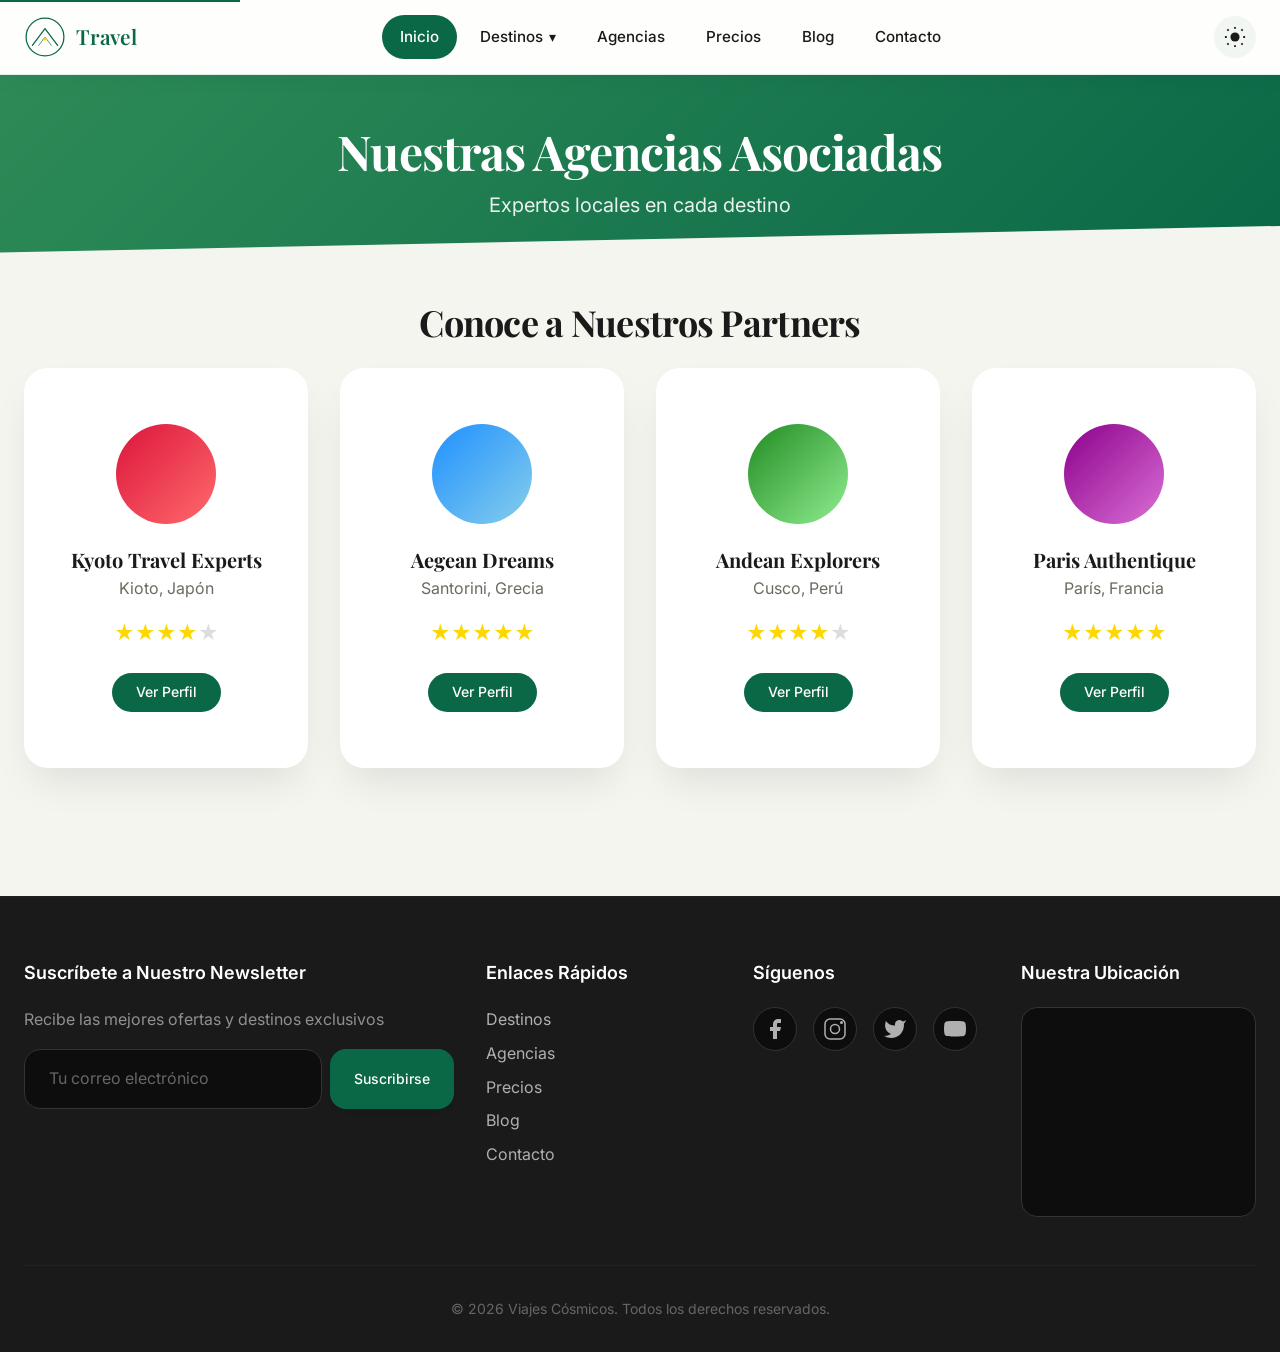
<file: agencias.html>
<!DOCTYPE html>
<html lang="es">
<head>
  <meta charset="UTF-8">
  <meta name="viewport" content="width=device-width, initial-scale=1.0">
  <title>Agencias | Travel</title>
  <meta name="description" content="Conoce nuestras agencias asociadas alrededor del mundo">
  <link rel="preconnect" href="https://fonts.googleapis.com">
  <link rel="preconnect" href="https://fonts.gstatic.com" crossorigin>
  <link href="https://fonts.googleapis.com/css2?family=Inter:ital,opsz,wght@0,14..32,100..900;1,14..32,100..900&family=Playfair+Display:ital,wght@0,400..900;0,600;1,400..900&display=swap" rel="stylesheet">
  <link rel="stylesheet" href="assets/css/main.css">
</head>
<body>
  <a href="#main-content" class="skip-link">Saltar al contenido principal</a>

 <!-- ===== HEADER CON MENÚ DESPLEGABLE SIMPLIFICADO ===== -->
<header class="header" role="banner">
  <div class="header__container">
    <a href="index.html" class="header__logo" aria-label="Viajes Cósmicos - Inicio">
      <svg class="logo-svg" width="42" height="42" viewBox="0 0 100 100" fill="none" xmlns="http://www.w3.org/2000/svg" aria-hidden="true">
        <circle cx="50" cy="50" r="45" class="logo-svg__circle" stroke="#0A6847" stroke-width="3" fill="none"/>
        <path class="logo-svg__mountain" d="M20 70 L50 30 L80 70" stroke="#0A6847" stroke-width="3" fill="none" stroke-linecap="round" stroke-linejoin="round"/>
        <path class="logo-svg__mountain-small" d="M35 70 L50 50 L65 70" stroke="#2E8B57" stroke-width="2" fill="none" stroke-linecap="round" stroke-linejoin="round"/>
        <circle cx="50" cy="55" r="4" fill="#FFD700"/>
      </svg>
      <span class="header__logo-text">Travel</span>
    </a>

    <button class="mobile-menu-toggle" id="mobileMenuToggle" aria-label="Menú" aria-expanded="false">
      <span></span>
      <span></span>
      <span></span>
    </button>

    <nav class="header__nav" id="mainNav" role="navigation" aria-label="Menú principal">
      <ul class="nav__list" role="menubar">
        <li class="nav__item" role="none">
          <a href="index.html" class="nav__link nav__link--active" role="menuitem" aria-current="page">Inicio</a>
        </li>

        <li class="nav__item nav__item--dropdown" role="none">
          <a href="destinos.html" class="nav__link nav__link--dropdown" role="menuitem" aria-haspopup="true" aria-expanded="false">Destinos</a>
          <div class="dropdown-menu">
            <ul>
                <li><a href="destinos.html?filter=cultural">Cultural</a></li>
                <li><a href="destinos.html?filter=naturaleza">Naturaleza</a></li>
                <li><a href="destinos.html?filter=playa">Sol y Playa</a></li>
                <li><a href="destinos.html?filter=gastronomico">Gastronómico</a></li>
                <li><a href="destinos.html?filter=religioso">Religioso</a></li>
            </ul>
          </div>
        </li>

        <li class="nav__item" role="none">
          <a href="agencias.html" class="nav__link" role="menuitem">Agencias</a>
        </li>

        <li class="nav__item" role="none">
          <a href="precios.html" class="nav__link" role="menuitem">Precios</a>
        </li>

        <li class="nav__item" role="none">
          <a href="blog.html" class="nav__link" role="menuitem">Blog</a>
        </li>

        <li class="nav__item" role="none">
          <a href="contacto.html" class="nav__link" role="menuitem">Contacto</a>
        </li>
      </ul>
    </nav>

    <button id="darkmode-toggle" class="darkmode-toggle" aria-label="Cambiar modo oscuro">
      <svg class="darkmode-toggle__icon darkmode-toggle__icon--sun" width="22" height="22" viewBox="0 0 24 24" fill="none" aria-hidden="true">
        <circle cx="12" cy="12" r="5" fill="currentColor"/>
        <path d="M12 1V3M12 21V23M23 12H21M3 12H1M20.36 3.64L18.95 5.05M5.05 18.95L3.64 20.36M20.36 20.36L18.95 18.95M5.05 5.05L3.64 3.64" stroke="currentColor" stroke-width="2"/>
      </svg>
      <svg class="darkmode-toggle__icon darkmode-toggle__icon--moon" width="22" height="22" viewBox="0 0 24 24" fill="none" aria-hidden="true">
        <path d="M21 12.79A9 9 0 1111.21 3 7 7 0 0021 12.79z" fill="currentColor"/>
      </svg>
    </button>
  </div>
</header>


  <main id="main-content" class="main-content">
    <section class="page-header">
      <div class="container">
        <h1 class="page-header__title">Nuestras Agencias Asociadas</h1>
        <p class="page-header__subtitle">Expertos locales en cada destino</p>
      </div>
    </section>

    <!-- ===== TARJETAS FLIP ===== -->
    <section class="agencies section" aria-labelledby="agencies-title">
      <div class="container">
        <h2 id="agencies-title" class="section__title">Conoce a Nuestros Partners</h2>

        <div class="agencies__grid">
          <!-- Agencia 1 -->
          <div class="card-flip">
            <div class="card-flip__inner">
              <div class="card-flip__front">
                <div class="agency-card">
                  <div class="agency-card__logo agency-logo agency-logo--1"></div>
                  <h3 class="agency-card__name">Kyoto Travel Experts</h3>
                  <p class="agency-card__location">Kioto, Japón</p>
                  <div class="agency-card__rating">
                    <span class="rating rating--4" aria-label="Calificación: 4 de 5 estrellas"></span>
                  </div>
                  <span class="agency-card__badge">Ver Perfil</span>
                </div>
              </div>
              <div class="card-flip__back">
                <div class="agency-card agency-card--back">
                  <h3 class="agency-card__name">Kyoto Travel Experts</h3>
                  <p class="agency-card__description">Especialistas en tours culturales por los templos y jardines de Kioto. Más de 15 años de experiencia.</p>
                  <div class="agency-card__specialties">
                    <span class="chip">Templos</span>
                    <span class="chip">Ceremonia del té</span>
                    <span class="chip">Geishas</span>
                  </div>
                  <a href="contacto.html" class="btn btn--outline btn--small">Contactar Agencia</a>
                </div>
              </div>
            </div>
          </div>

          <!-- Agencia 2 -->
          <div class="card-flip">
            <div class="card-flip__inner">
              <div class="card-flip__front">
                <div class="agency-card">
                  <div class="agency-card__logo agency-logo agency-logo--2"></div>
                  <h3 class="agency-card__name">Aegean Dreams</h3>
                  <p class="agency-card__location">Santorini, Grecia</p>
                  <div class="agency-card__rating">
                    <span class="rating rating--5" aria-label="Calificación: 5 de 5 estrellas"></span>
                  </div>
                  <span class="agency-card__badge">Ver Perfil</span>
                </div>
              </div>
              <div class="card-flip__back">
                <div class="agency-card agency-card--back">
                  <h3 class="agency-card__name">Aegean Dreams</h3>
                  <p class="agency-card__description">Cruceros por las islas griegas, catamaranes privados y las mejores puestas de sol del Egeo.</p>
                  <div class="agency-card__specialties">
                    <span class="chip">Islas</span>
                    <span class="chip">Cruceros</span>
                    <span class="chip">Gastronomía</span>
                  </div>
                  <a href="contacto.html" class="btn btn--outline btn--small">Contactar Agencia</a>
                </div>
              </div>
            </div>
          </div>

          <!-- Agencia 3 -->
          <div class="card-flip">
            <div class="card-flip__inner">
              <div class="card-flip__front">
                <div class="agency-card">
                  <div class="agency-card__logo agency-logo agency-logo--3"></div>
                  <h3 class="agency-card__name">Andean Explorers</h3>
                  <p class="agency-card__location">Cusco, Perú</p>
                  <div class="agency-card__rating">
                    <span class="rating rating--4" aria-label="Calificación: 4 de 5 estrellas"></span>
                  </div>
                  <span class="agency-card__badge">Ver Perfil</span>
                </div>
              </div>
              <div class="card-flip__back">
                <div class="agency-card agency-card--back">
                  <h3 class="agency-card__name">Andean Explorers</h3>
                  <p class="agency-card__description">Trekking por los Andes, Camino Inca a Machu Picchu y experiencias con comunidades locales.</p>
                  <div class="agency-card__specialties">
                    <span class="chip">Trekking</span>
                    <span class="chip">Cultura viva</span>
                    <span class="chip">Naturaleza</span>
                  </div>
                  <a href="contacto.html" class="btn btn--outline btn--small">Contactar Agencia</a>
                </div>
              </div>
            </div>
          </div>

          <!-- Agencia 4 -->
          <div class="card-flip">
            <div class="card-flip__inner">
              <div class="card-flip__front">
                <div class="agency-card">
                  <div class="agency-card__logo agency-logo agency-logo--4"></div>
                  <h3 class="agency-card__name">Paris Authentique</h3>
                  <p class="agency-card__location">París, Francia</p>
                  <div class="agency-card__rating">
                    <span class="rating rating--5" aria-label="Calificación: 5 de 5 estrellas"></span>
                  </div>
                  <span class="agency-card__badge">Ver Perfil</span>
                </div>
              </div>
              <div class="card-flip__back">
                <div class="agency-card agency-card--back">
                  <h3 class="agency-card__name">Paris Authentique</h3>
                  <p class="agency-card__description">Descubre el París secreto: talleres de artistas, mercados locales y cenas en azoteas privadas.</p>
                  <div class="agency-card__specialties">
                    <span class="chip">Arte</span>
                    <span class="chip">Gastronomía</span>
                    <span class="chip">Lujo</span>
                  </div>
                  <a href="contacto.html" class="btn btn--outline btn--small">Contactar Agencia</a>
                </div>
              </div>
            </div>
          </div>
        </div>
      </div>
    </section>
  </main>

  <!-- ===== FOOTER ===== -->
  <footer class="footer" role="contentinfo">
    <div class="container">
      <div class="footer__grid">
        <!-- Newsletter -->
        <div class="footer__newsletter">
          <h3 class="footer__heading">Suscríbete a Nuestro Newsletter</h3>
          <p class="footer__text">Recibe las mejores ofertas y destinos exclusivos</p>
          <form class="newsletter-form">
            <div class="newsletter-form__group">
              <input type="email" class="newsletter-form__input" placeholder="Tu correo electrónico" required aria-label="Correo electrónico para newsletter">
              <button type="submit" class="btn btn--primary btn--small">Suscribirse</button>
            </div>
          </form>
        </div>

        <!-- Enlaces Rápidos -->
        <div class="footer__links">
          <h3 class="footer__heading">Enlaces Rápidos</h3>
          <ul class="footer__list">
            <li><a href="destinos.html">Destinos</a></li>
            <li><a href="agencias.html">Agencias</a></li>
            <li><a href="precios.html">Precios</a></li>
            <li><a href="blog.html">Blog</a></li>
            <li><a href="contacto.html">Contacto</a></li>
          </ul>
        </div>

        <!-- Redes Sociales -->
        <div class="footer__social">
          <h3 class="footer__heading">Síguenos</h3>
          <div class="social-icons">
            <a href="#" class="social-icon" aria-label="Facebook">
              <svg width="24" height="24" viewBox="0 0 24 24" fill="currentColor" aria-hidden="true">
                <path d="M18 2h-3a5 5 0 00-5 5v3H7v4h3v8h4v-8h3l1-4h-4V7a1 1 0 011-1h3z"/>
              </svg>
            </a>
            <a href="#" class="social-icon" aria-label="Instagram">
              <svg width="24" height="24" viewBox="0 0 24 24" fill="currentColor" aria-hidden="true">
                <rect x="2" y="2" width="20" height="20" rx="5" stroke="currentColor" stroke-width="1.5" fill="none"/>
                <circle cx="12" cy="12" r="4.5" stroke="currentColor" stroke-width="1.5" fill="none"/>
                <circle cx="18.5" cy="5.5" r="1.5" fill="currentColor"/>
              </svg>
            </a>
            <a href="#" class="social-icon" aria-label="Twitter">
              <svg width="24" height="24" viewBox="0 0 24 24" fill="currentColor" aria-hidden="true">
                <path d="M23 3a10.9 10.9 0 01-3.14 1.53 4.48 4.48 0 00-7.86 3v1A10.66 10.66 0 013 4s-4 9 5 13a11.64 11.64 0 01-7 2c9 5 20 0 20-11.5a4.5 4.5 0 00-.08-.83A7.72 7.72 0 0023 3z"/>
              </svg>
            </a>
            <a href="#" class="social-icon" aria-label="YouTube">
              <svg width="24" height="24" viewBox="0 0 24 24" fill="currentColor" aria-hidden="true">
                <path d="M22.54 6.42a2.78 2.78 0 00-1.94-2C18.88 4 12 4 12 4s-6.88 0-8.6.46a2.78 2.78 0 00-1.94 2A29 29 0 001 11.75a29 29 0 00.46 5.33A2.78 2.78 0 003.4 19c1.72.46 8.6.46 8.6.46s6.88 0 8.6-.46a2.78 2.78 0 001.94-2 29 29 0 00.46-5.25 29 29 0 00-.46-5.33z"/>
                <polygon points="9.75 15.02 15.5 11.75 9.75 8.48 9.75 15.02"/>
              </svg>
            </a>
          </div>
        </div>

        <!-- Mapa Embebido -->
        <div class="footer__map">
          <h3 class="footer__heading">Nuestra Ubicación</h3>
          <div class="map-container">
            <iframe src="https://www.openstreetmap.org/export/embed.html?bbox=-72.5479%2C-13.1631%2C-72.5449%2C-13.1611&layer=mapnik&marker=-13.1621%2C-72.5464" width="100%" height="200" style="border:0; border-radius: 16px;" allowfullscreen loading="lazy" referrerpolicy="no-referrer-when-downgrade" title="Mapa de Machu Picchu"></iframe>
          </div>
        </div>
      </div>

      <div class="footer__bottom">
        <p class="footer__copyright">&copy; 2026 Viajes Cósmicos. Todos los derechos reservados.</p>
      </div>
    </div>
  </footer>

  <script src="assets/js/script.js"></script>
</body>
</html>
</file>
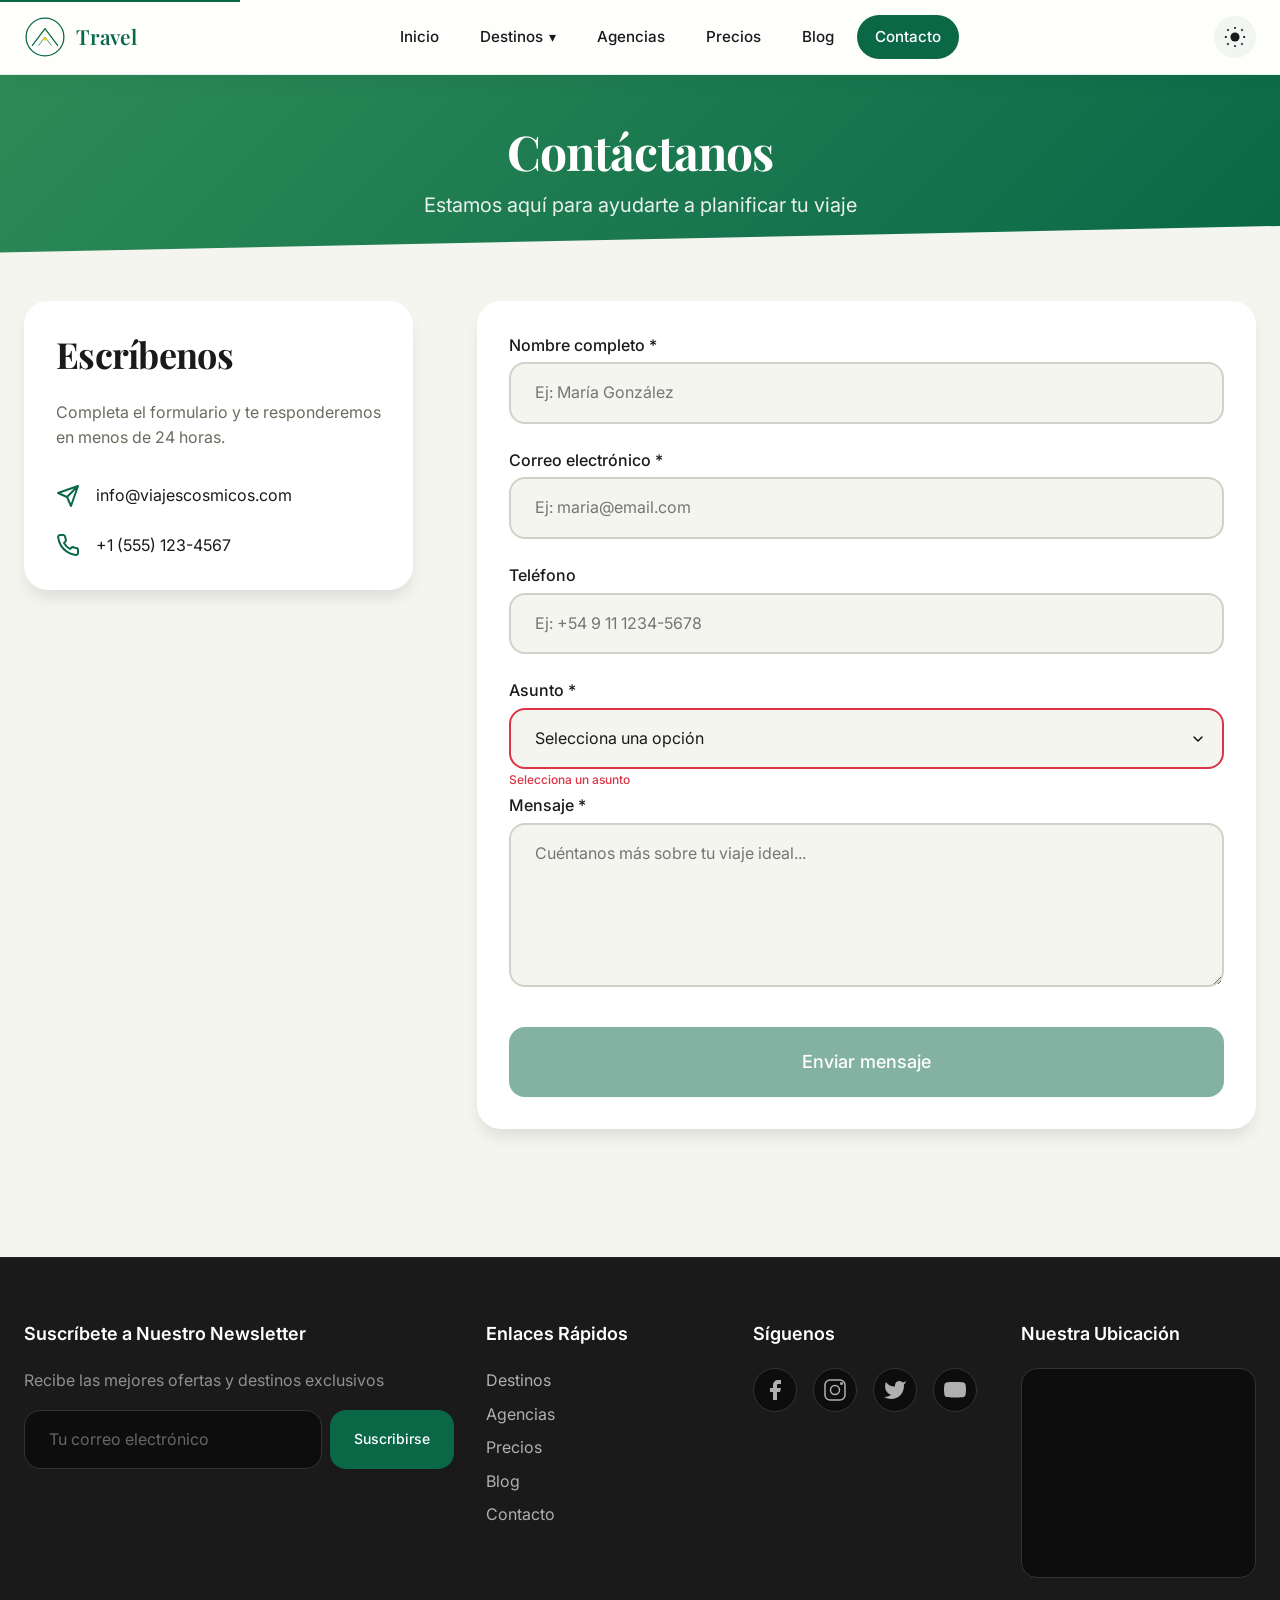
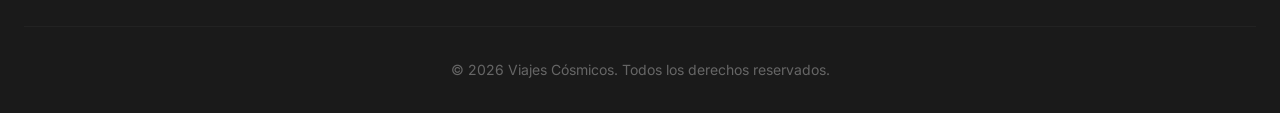
<file: contacto.html>
<!DOCTYPE html>
<html lang="es">
<head>
  <meta charset="UTF-8">
  <meta name="viewport" content="width=device-width, initial-scale=1.0">
  <title>Contacto | Travel</title>
  <meta name="description" content="Contáctanos para planificar tu próxima aventura">
  <link rel="preconnect" href="https://fonts.googleapis.com">
  <link rel="preconnect" href="https://fonts.gstatic.com" crossorigin>
  <link href="https://fonts.googleapis.com/css2?family=Inter:ital,opsz,wght@0,14..32,100..900;1,14..32,100..900&family=Playfair+Display:ital,wght@0,400..900;0,600;1,400..900&display=swap" rel="stylesheet">
  <link rel="stylesheet" href="assets/css/main.css">
</head>
<body>
  <a href="#main-content" class="skip-link">Saltar al contenido principal</a>

  <!-- ===== HEADER ===== -->
  <header class="header" role="banner">
    <div class="header__container">
      <a href="index.html" class="header__logo" aria-label="Viajes Cósmicos - Inicio">
        <svg class="logo-svg" width="42" height="42" viewBox="0 0 100 100" fill="none" xmlns="http://www.w3.org/2000/svg" aria-hidden="true">
          <circle cx="50" cy="50" r="45" class="logo-svg__circle" stroke="#0A6847" stroke-width="3" fill="none"/>
          <path class="logo-svg__mountain" d="M20 70 L50 30 L80 70" stroke="#0A6847" stroke-width="3" fill="none" stroke-linecap="round" stroke-linejoin="round"/>
          <path class="logo-svg__mountain-small" d="M35 70 L50 50 L65 70" stroke="#2E8B57" stroke-width="2" fill="none" stroke-linecap="round" stroke-linejoin="round"/>
          <circle cx="50" cy="55" r="4" fill="#FFD700"/>
        </svg>
        <span class="header__logo-text">Travel</span>
      </a>

      <button class="mobile-menu-toggle" id="mobileMenuToggle" aria-label="Menú" aria-expanded="false">
        <span></span>
        <span></span>
        <span></span>
      </button>

      <nav class="header__nav" id="mainNav" role="navigation" aria-label="Menú principal">
        <ul class="nav__list" role="menubar">
          <li class="nav__item" role="none">
            <a href="index.html" class="nav__link" role="menuitem">Inicio</a>
          </li>
          <li class="nav__item nav__item--dropdown" role="none">
            <a href="destinos.html" class="nav__link nav__link--dropdown" role="menuitem" aria-haspopup="true" aria-expanded="false">Destinos</a>
            <div class="dropdown-menu">
              <ul>
                <li><a href="destinos.html?filter=cultural">Cultural</a></li>
                <li><a href="destinos.html?filter=naturaleza">Naturaleza</a></li>
                <li><a href="destinos.html?filter=playa">Sol y Playa</a></li>
                <li><a href="destinos.html?filter=gastronomico">Gastronómico</a></li>
                <li><a href="destinos.html?filter=religioso">Religioso</a></li>
              </ul>
            </div>
          </li>
          <li class="nav__item" role="none">
            <a href="agencias.html" class="nav__link" role="menuitem">Agencias</a>
          </li>
          <li class="nav__item" role="none">
            <a href="precios.html" class="nav__link" role="menuitem">Precios</a>
          </li>
          <li class="nav__item" role="none">
            <a href="blog.html" class="nav__link" role="menuitem">Blog</a>
          </li>
          <li class="nav__item" role="none">
            <a href="contacto.html" class="nav__link nav__link--active" role="menuitem" aria-current="page">Contacto</a>
          </li>
        </ul>
      </nav>

      <button id="darkmode-toggle" class="darkmode-toggle" aria-label="Cambiar modo oscuro">
        <svg class="darkmode-toggle__icon darkmode-toggle__icon--sun" width="22" height="22" viewBox="0 0 24 24" fill="none" aria-hidden="true">
          <circle cx="12" cy="12" r="5" fill="currentColor"/>
          <path d="M12 1V3M12 21V23M23 12H21M3 12H1M20.36 3.64L18.95 5.05M5.05 18.95L3.64 20.36M20.36 20.36L18.95 18.95M5.05 5.05L3.64 3.64" stroke="currentColor" stroke-width="2"/>
        </svg>
        <svg class="darkmode-toggle__icon darkmode-toggle__icon--moon" width="22" height="22" viewBox="0 0 24 24" fill="none" aria-hidden="true">
          <path d="M21 12.79A9 9 0 1111.21 3 7 7 0 0021 12.79z" fill="currentColor"/>
        </svg>
      </button>
    </div>
  </header>

  <main id="main-content" class="main-content">
    <section class="page-header">
      <div class="container">
        <h1 class="page-header__title">Contáctanos</h1>
        <p class="page-header__subtitle">Estamos aquí para ayudarte a planificar tu viaje</p>
      </div>
    </section>

    <!-- ===== FORMULARIO DE CONTACTO CSS-ONLY ===== -->
    <section class="contact section" aria-labelledby="contact-title">
      <div class="container">
        <div class="contact__grid">
          <div class="contact__info">
            <h2 id="contact-title" class="section__title section__title--left">Escríbenos</h2>
            <p class="contact__text">Completa el formulario y te responderemos en menos de 24 horas.</p>
            <div class="contact__details">
              <div class="contact-detail">
                <svg width="24" height="24" viewBox="0 0 24 24" fill="none" aria-hidden="true">
                  <path d="M22 2L11 13M22 2l-7 20-4-9-9-4 20-7z" stroke="currentColor" stroke-width="2" stroke-linecap="round" stroke-linejoin="round"/>
                </svg>
                <span>info@viajescosmicos.com</span>
              </div>
              <div class="contact-detail">
                <svg width="24" height="24" viewBox="0 0 24 24" fill="none" aria-hidden="true">
                  <path d="M22 16.92v3a2 2 0 01-2.18 2 19.79 19.79 0 01-8.63-3.07 19.5 19.5 0 01-6-6 19.79 19.79 0 01-3.07-8.67A2 2 0 014.11 2h3a2 2 0 012 1.72c.127.96.362 1.903.7 2.81a2 2 0 01-.45 2.11L8 10a16 16 0 006 6l1.27-1.27a2 2 0 012.11-.45c.907.338 1.85.573 2.81.7A2 2 0 0122 16.92z" stroke="currentColor" stroke-width="2" stroke-linecap="round" stroke-linejoin="round"/>
                </svg>
                <span>+1 (555) 123-4567</span>
              </div>
            </div>
          </div>

          <div class="contact__form-container">
            <!-- EL SECRETO: FORM con ID y campos required -->
            <form id="contactForm" class="contact-form">
              <div class="form-group">
                <label for="nombre" class="form-label">Nombre completo *</label>
                <input type="text" id="nombre" name="nombre" class="form-input" placeholder="Ej: María González" required pattern="[A-Za-zÁ-ú\s]{3,50}">
                <span class="error-message" data-error="El nombre debe tener entre 3 y 50 caracteres"></span>
              </div>

              <div class="form-group">
                <label for="email" class="form-label">Correo electrónico *</label>
                <input type="email" id="email" name="email" class="form-input" placeholder="Ej: maria@email.com" required>
                <span class="error-message" data-error="Ingresa un correo electrónico válido"></span>
              </div>

              <div class="form-group">
                <label for="telefono" class="form-label">Teléfono</label>
                <input type="tel" id="telefono" name="telefono" class="form-input" placeholder="Ej: +54 9 11 1234-5678" pattern="[+]?[0-9\s-]{8,20}">
                <span class="error-message" data-error="Ingresa un teléfono válido"></span>
              </div>

              <div class="form-group">
                <label for="asunto" class="form-label">Asunto *</label>
                <select id="asunto" name="asunto" class="form-select" required>
                  <option value="">Selecciona una opción</option>
                  <option value="consulta">Consulta general</option>
                  <option value="cotizacion">Cotización de viaje</option>
                  <option value="soporte">Soporte post-venta</option>
                  <option value="otro">Otro</option>
                </select>
                <span class="error-message" data-error="Selecciona un asunto"></span>
              </div>

              <div class="form-group">
                <label for="mensaje" class="form-label">Mensaje *</label>
                <textarea id="mensaje" name="mensaje" class="form-textarea" placeholder="Cuéntanos más sobre tu viaje ideal..." rows="5" required minlength="10"></textarea>
                <span class="error-message" data-error="El mensaje debe tener al menos 10 caracteres"></span>
              </div>

              <!-- El botón de envío SOLO funciona si el form es válido -->
              <a href="#modal-exito" class="btn btn--primary btn--large contact-form__submit">
                <span class="btn__text">Enviar mensaje</span>
                <span class="btn__spinner"></span>
              </a>
            </form>
          </div>
        </div>
      </div>
    </section>
  </main>

  <!-- ===== MODAL DE CONFIRMACIÓN ===== -->
  <div id="modal-exito" class="modal" role="dialog" aria-labelledby="modal-title" aria-modal="true">
    <div class="modal__overlay">
      <div class="modal__content">
        <div class="modal__icon">
          <svg width="64" height="64" viewBox="0 0 64 64" fill="none" aria-hidden="true">
            <circle cx="32" cy="32" r="30" stroke="#0A6847" stroke-width="4"/>
            <path d="M16 32L28 44L48 24" stroke="#0A6847" stroke-width="4" stroke-linecap="round" stroke-linejoin="round"/>
          </svg>
        </div>
        <h2 id="modal-title" class="modal__title">¡Mensaje Enviado con Éxito!</h2>
        <p class="modal__text">Gracias por contactarnos. Te responderemos a la brevedad posible.</p>
        <a href="#" class="btn btn--primary modal__close-btn">Aceptar</a>
      </div>
    </div>
  </div>

  <!-- ===== FOOTER ===== -->
  <footer class="footer" role="contentinfo">
    <div class="container">
      <div class="footer__grid">
        <div class="footer__newsletter">
          <h3 class="footer__heading">Suscríbete a Nuestro Newsletter</h3>
          <p class="footer__text">Recibe las mejores ofertas y destinos exclusivos</p>
          <form class="newsletter-form">
            <div class="newsletter-form__group">
              <input type="email" class="newsletter-form__input" placeholder="Tu correo electrónico" required>
              <button type="submit" class="btn btn--primary btn--small">Suscribirse</button>
            </div>
          </form>
        </div>
        <div class="footer__links">
          <h3 class="footer__heading">Enlaces Rápidos</h3>
          <ul class="footer__list">
            <li><a href="destinos.html">Destinos</a></li>
            <li><a href="agencias.html">Agencias</a></li>
            <li><a href="precios.html">Precios</a></li>
            <li><a href="blog.html">Blog</a></li>
            <li><a href="contacto.html">Contacto</a></li>
          </ul>
        </div>
        <!-- Redes Sociales -->
        <div class="footer__social">
          <h3 class="footer__heading">Síguenos</h3>
          <div class="social-icons">
            <a href="#" class="social-icon" aria-label="Facebook">
              <svg width="24" height="24" viewBox="0 0 24 24" fill="currentColor" aria-hidden="true">
                <path d="M18 2h-3a5 5 0 00-5 5v3H7v4h3v8h4v-8h3l1-4h-4V7a1 1 0 011-1h3z"/>
              </svg>
            </a>
            <a href="#" class="social-icon" aria-label="Instagram">
              <svg width="24" height="24" viewBox="0 0 24 24" fill="currentColor" aria-hidden="true">
                <rect x="2" y="2" width="20" height="20" rx="5" stroke="currentColor" stroke-width="1.5" fill="none"/>
                <circle cx="12" cy="12" r="4.5" stroke="currentColor" stroke-width="1.5" fill="none"/>
                <circle cx="18.5" cy="5.5" r="1.5" fill="currentColor"/>
              </svg>
            </a>
            <a href="#" class="social-icon" aria-label="Twitter">
              <svg width="24" height="24" viewBox="0 0 24 24" fill="currentColor" aria-hidden="true">
                <path d="M23 3a10.9 10.9 0 01-3.14 1.53 4.48 4.48 0 00-7.86 3v1A10.66 10.66 0 013 4s-4 9 5 13a11.64 11.64 0 01-7 2c9 5 20 0 20-11.5a4.5 4.5 0 00-.08-.83A7.72 7.72 0 0023 3z"/>
              </svg>
            </a>
            <a href="#" class="social-icon" aria-label="YouTube">
              <svg width="24" height="24" viewBox="0 0 24 24" fill="currentColor" aria-hidden="true">
                <path d="M22.54 6.42a2.78 2.78 0 00-1.94-2C18.88 4 12 4 12 4s-6.88 0-8.6.46a2.78 2.78 0 00-1.94 2A29 29 0 001 11.75a29 29 0 00.46 5.33A2.78 2.78 0 003.4 19c1.72.46 8.6.46 8.6.46s6.88 0 8.6-.46a2.78 2.78 0 001.94-2 29 29 0 00.46-5.25 29 29 0 00-.46-5.33z"/>
                <polygon points="9.75 15.02 15.5 11.75 9.75 8.48 9.75 15.02"/>
              </svg>
            </a>
          </div>
        </div>

        <div class="footer__map">
          <h3 class="footer__heading">Nuestra Ubicación</h3>
          <div class="map-container">
            <iframe src="https://www.openstreetmap.org/export/embed.html?bbox=-72.5479%2C-13.1631%2C-72.5449%2C-13.1611&layer=mapnik&marker=-13.1621%2C-72.5464" width="100%" height="200" style="border:0; border-radius: 16px;" allowfullscreen loading="lazy"></iframe>
          </div>
        </div>
      </div>
      <div class="footer__bottom">
        <p class="footer__copyright">&copy; 2026 Viajes Cósmicos. Todos los derechos reservados.</p>
      </div>
    </div>
  </footer>

  <script src="assets/js/script.js"></script>
</body>
</html>
</file>
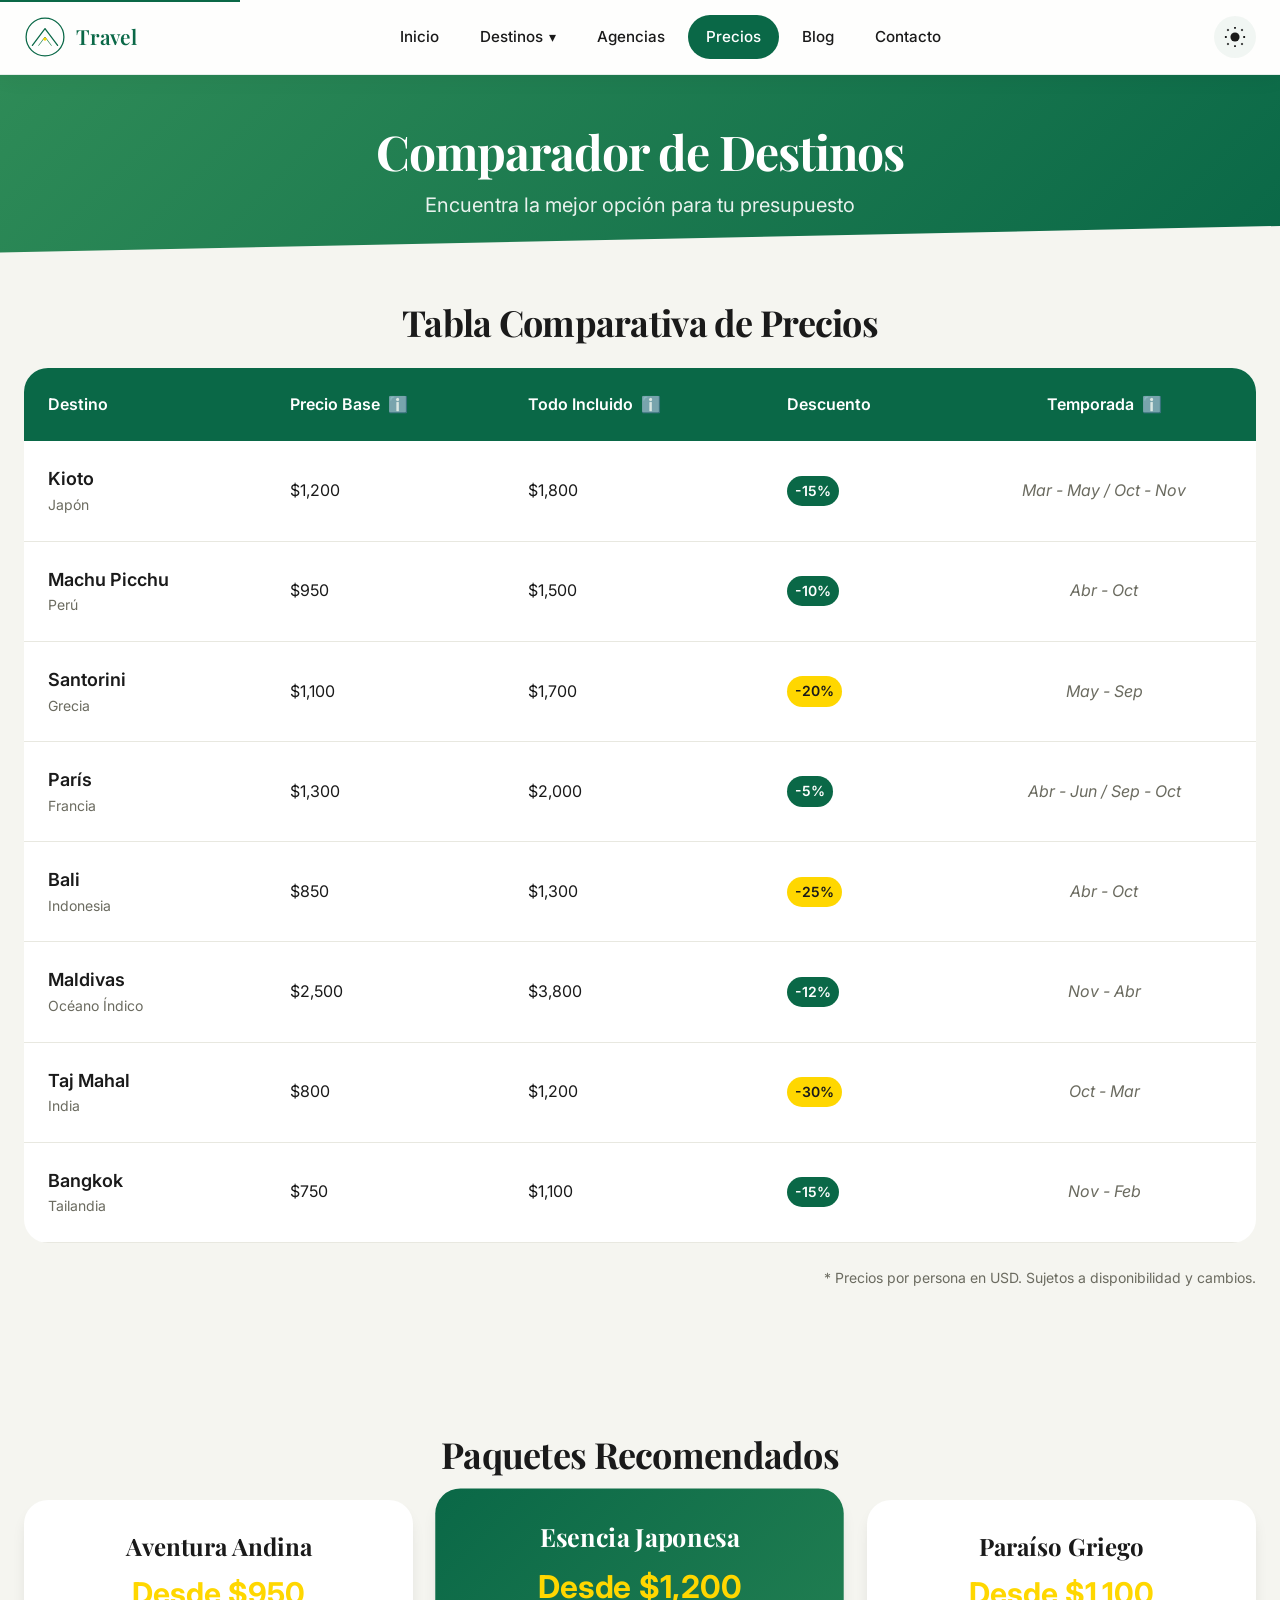
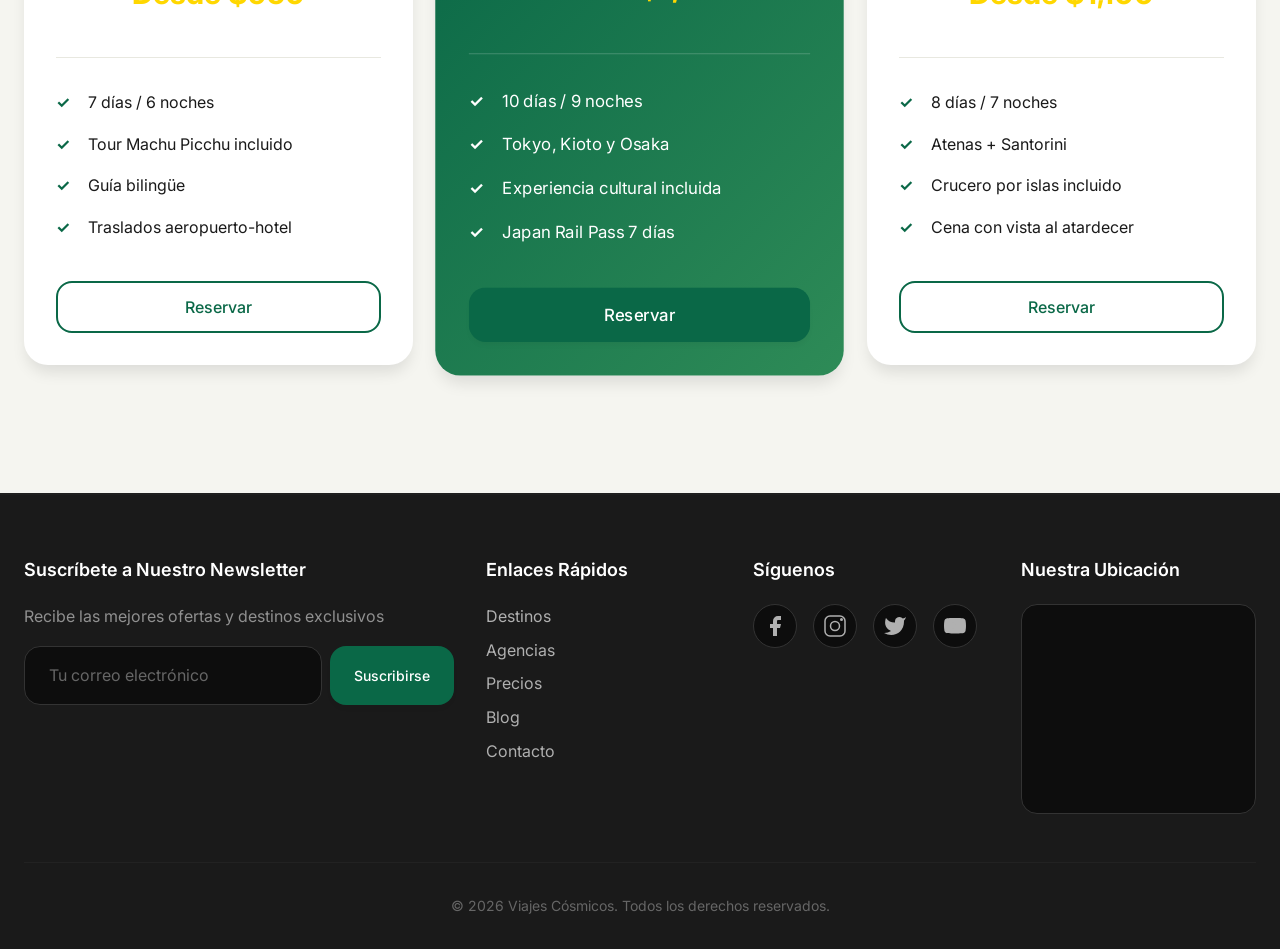
<file: precios.html>
<!DOCTYPE html>
<html lang="es">
<head>
  <meta charset="UTF-8">
  <meta name="viewport" content="width=device-width, initial-scale=1.0">
  <title>Precios | Travel</title>
  <meta name="description" content="Compara precios de nuestros destinos más populares">
  <link rel="preconnect" href="https://fonts.googleapis.com">
  <link rel="preconnect" href="https://fonts.gstatic.com" crossorigin>
  <link href="https://fonts.googleapis.com/css2?family=Inter:ital,opsz,wght@0,14..32,100..900;1,14..32,100..900&family=Playfair+Display:ital,wght@0,400..900;0,600;1,400..900&display=swap" rel="stylesheet">
  <link rel="stylesheet" href="assets/css/main.css">
</head>
<body>
  <a href="#main-content" class="skip-link">Saltar al contenido principal</a>

  <!-- ===== HEADER CON MENÚ DESPLEGABLE (CSS-ONLY) ===== -->
  <header class="header" role="banner">
    <div class="header__container">
      <a href="index.html" class="header__logo" aria-label="Viajes Cósmicos - Inicio">
        <svg class="logo-svg" width="42" height="42" viewBox="0 0 100 100" fill="none" xmlns="http://www.w3.org/2000/svg" aria-hidden="true">
          <circle cx="50" cy="50" r="45" class="logo-svg__circle" stroke="#0A6847" stroke-width="3" fill="none"/>
          <path class="logo-svg__mountain" d="M20 70 L50 30 L80 70" stroke="#0A6847" stroke-width="3" fill="none" stroke-linecap="round" stroke-linejoin="round"/>
          <path class="logo-svg__mountain-small" d="M35 70 L50 50 L65 70" stroke="#2E8B57" stroke-width="2" fill="none" stroke-linecap="round" stroke-linejoin="round"/>
          <circle cx="50" cy="55" r="4" fill="#FFD700"/>
        </svg>
        <span class="header__logo-text">Travel</span>
      </a>

      <!-- CHECKBOX PARA MENÚ MÓVIL (CSS-ONLY) -->
      <input type="checkbox" id="menu-toggle" class="menu-toggle-input">
      <label for="menu-toggle" class="mobile-menu-toggle" aria-label="Menú" aria-expanded="false" aria-controls="mainNav">
        <span></span>
        <span></span>
        <span></span>
      </label>

      <nav class="header__nav" id="mainNav" role="navigation" aria-label="Menú principal">
        <ul class="nav__list" role="menubar">
          <li class="nav__item" role="none">
            <a href="index.html" class="nav__link" role="menuitem">Inicio</a>
          </li>

          <li class="nav__item nav__item--dropdown" role="none">
            <a href="destinos.html" class="nav__link nav__link--dropdown" role="menuitem" aria-haspopup="true" aria-expanded="false">Destinos</a>
            <div class="dropdown-menu">
              <ul>
                <li><a href="destinos.html#filter-all">Todos los destinos</a></li>
                <li><a href="destinos.html#filter-cultural">Cultural</a></li>
                <li><a href="destinos.html#filter-naturaleza">Naturaleza</a></li>
                <li><a href="destinos.html#filter-playa">Sol y Playa</a></li>
                <li><a href="destinos.html#filter-gastronomico">Gastronómico</a></li>
                <li><a href="destinos.html#filter-religioso">Religioso</a></li>
              </ul>
            </div>
          </li>

          <li class="nav__item" role="none">
            <a href="agencias.html" class="nav__link" role="menuitem">Agencias</a>
          </li>

          <li class="nav__item" role="none">
            <a href="precios.html" class="nav__link nav__link--active" role="menuitem" aria-current="page">Precios</a>
          </li>

          <li class="nav__item" role="none">
            <a href="blog.html" class="nav__link" role="menuitem">Blog</a>
          </li>

          <li class="nav__item" role="none">
            <a href="contacto.html" class="nav__link" role="menuitem">Contacto</a>
          </li>
        </ul>
      </nav>

      <button id="darkmode-toggle" class="darkmode-toggle" aria-label="Cambiar modo oscuro">
        <svg class="darkmode-toggle__icon darkmode-toggle__icon--sun" width="22" height="22" viewBox="0 0 24 24" fill="none" aria-hidden="true">
          <circle cx="12" cy="12" r="5" fill="currentColor"/>
          <path d="M12 1V3M12 21V23M23 12H21M3 12H1M20.36 3.64L18.95 5.05M5.05 18.95L3.64 20.36M20.36 20.36L18.95 18.95M5.05 5.05L3.64 3.64" stroke="currentColor" stroke-width="2"/>
        </svg>
        <svg class="darkmode-toggle__icon darkmode-toggle__icon--moon" width="22" height="22" viewBox="0 0 24 24" fill="none" aria-hidden="true">
          <path d="M21 12.79A9 9 0 1111.21 3 7 7 0 0021 12.79z" fill="currentColor"/>
        </svg>
      </button>
    </div>
  </header>

  <main id="main-content" class="main-content">
    <section class="page-header">
      <div class="container">
        <h1 class="page-header__title">Comparador de Destinos</h1>
        <p class="page-header__subtitle">Encuentra la mejor opción para tu presupuesto</p>
      </div>
    </section>

    <!-- ===== TABLA DE PRECIOS CON TOOLTIPS ===== -->
    <section class="pricing section" aria-labelledby="pricing-title">
      <div class="container">
        <h2 id="pricing-title" class="section__title">Tabla Comparativa de Precios</h2>

        <div class="table-wrapper">
          <table class="table table--pricing">
            <thead>
              <tr>
                <th>Destino</th>
                <th>Precio Base 
                  <span class="tooltip" data-tip="Precio por persona en habitación doble. No incluye vuelos internacionales.">ℹ️</span>
                </th>
                <th>Todo Incluido 
                  <span class="tooltip" data-tip="Incluye todas las comidas, bebidas, excursiones y traslados.">ℹ️</span>
                </th>
                <th>Descuento</th>
                <th>Temporada 
                  <span class="tooltip" data-tip="Mejor época para visitar este destino">ℹ️</span>
                </th>
              </tr>
            </thead>
            <tbody>
              <tr>
                <td class="table__destination">
                  <span class="destination-name">Kioto</span>
                  <span class="destination-country">Japón</span>
                </td>
                <td>$1,200</td>
                <td>$1,800</td>
                <td><span class="discount-badge">-15%</span></td>
                <td>Mar - May / Oct - Nov</td>
              </tr>
              <tr>
                <td class="table__destination">
                  <span class="destination-name">Machu Picchu</span>
                  <span class="destination-country">Perú</span>
                </td>
                <td>$950</td>
                <td>$1,500</td>
                <td><span class="discount-badge">-10%</span></td>
                <td>Abr - Oct</td>
              </tr>
              <tr>
                <td class="table__destination">
                  <span class="destination-name">Santorini</span>
                  <span class="destination-country">Grecia</span>
                </td>
                <td>$1,100</td>
                <td>$1,700</td>
                <td><span class="discount-badge discount-badge--high">-20%</span></td>
                <td>May - Sep</td>
              </tr>
              <tr>
                <td class="table__destination">
                  <span class="destination-name">París</span>
                  <span class="destination-country">Francia</span>
                </td>
                <td>$1,300</td>
                <td>$2,000</td>
                <td><span class="discount-badge">-5%</span></td>
                <td>Abr - Jun / Sep - Oct</td>
              </tr>
              <tr>
                <td class="table__destination">
                  <span class="destination-name">Bali</span>
                  <span class="destination-country">Indonesia</span>
                </td>
                <td>$850</td>
                <td>$1,300</td>
                <td><span class="discount-badge discount-badge--high">-25%</span></td>
                <td>Abr - Oct</td>
              </tr>
              <tr>
                <td class="table__destination">
                  <span class="destination-name">Maldivas</span>
                  <span class="destination-country">Océano Índico</span>
                </td>
                <td>$2,500</td>
                <td>$3,800</td>
                <td><span class="discount-badge">-12%</span></td>
                <td>Nov - Abr</td>
              </tr>
              <tr>
                <td class="table__destination">
                  <span class="destination-name">Taj Mahal</span>
                  <span class="destination-country">India</span>
                </td>
                <td>$800</td>
                <td>$1,200</td>
                <td><span class="discount-badge discount-badge--high">-30%</span></td>
                <td>Oct - Mar</td>
              </tr>
              <tr>
                <td class="table__destination">
                  <span class="destination-name">Bangkok</span>
                  <span class="destination-country">Tailandia</span>
                </td>
                <td>$750</td>
                <td>$1,100</td>
                <td><span class="discount-badge">-15%</span></td>
                <td>Nov - Feb</td>
              </tr>
            </tbody>
          </table>
        </div>

        <div class="pricing__note">
          <p>* Precios por persona en USD. Sujetos a disponibilidad y cambios.</p>
        </div>
      </div>
    </section>

    <!-- ===== PAQUETES DESTACADOS ===== -->
    <section class="packages section" aria-labelledby="packages-title">
      <div class="container">
        <h2 id="packages-title" class="section__title">Paquetes Recomendados</h2>

        <div class="packages__grid">
          <article class="package-card">
            <div class="package-card__header">
              <h3 class="package-card__title">Aventura Andina</h3>
              <p class="package-card__price">Desde $950</p>
            </div>
            <ul class="package-card__features">
              <li>7 días / 6 noches</li>
              <li>Tour Machu Picchu incluido</li>
              <li>Guía bilingüe</li>
              <li>Traslados aeropuerto-hotel</li>
            </ul>
            <a href="contacto.html" class="btn btn--outline btn--block">Reservar</a>
          </article>

          <article class="package-card package-card--featured">
            <div class="package-card__header">
              <h3 class="package-card__title">Esencia Japonesa</h3>
              <p class="package-card__price">Desde $1,200</p>
            </div>
            <ul class="package-card__features">
              <li>10 días / 9 noches</li>
              <li>Tokyo, Kioto y Osaka</li>
              <li>Experiencia cultural incluida</li>
              <li>Japan Rail Pass 7 días</li>
            </ul>
            <a href="contacto.html" class="btn btn--primary btn--block">Reservar</a>
          </article>

          <article class="package-card">
            <div class="package-card__header">
              <h3 class="package-card__title">Paraíso Griego</h3>
              <p class="package-card__price">Desde $1,100</p>
            </div>
            <ul class="package-card__features">
              <li>8 días / 7 noches</li>
              <li>Atenas + Santorini</li>
              <li>Crucero por islas incluido</li>
              <li>Cena con vista al atardecer</li>
            </ul>
            <a href="contacto.html" class="btn btn--outline btn--block">Reservar</a>
          </article>
        </div>
      </div>
    </section>
  </main>

  <!-- ===== FOOTER ===== -->
  <footer class="footer" role="contentinfo">
    <div class="container">
      <div class="footer__grid">
        <div class="footer__newsletter">
          <h3 class="footer__heading">Suscríbete a Nuestro Newsletter</h3>
          <p class="footer__text">Recibe las mejores ofertas y destinos exclusivos</p>
          <form class="newsletter-form">
            <div class="newsletter-form__group">
              <input type="email" class="newsletter-form__input" placeholder="Tu correo electrónico" required aria-label="Correo electrónico para newsletter">
              <button type="submit" class="btn btn--primary btn--small">Suscribirse</button>
            </div>
          </form>
        </div>
        <div class="footer__links">
          <h3 class="footer__heading">Enlaces Rápidos</h3>
          <ul class="footer__list">
            <li><a href="destinos.html">Destinos</a></li>
            <li><a href="agencias.html">Agencias</a></li>
            <li><a href="precios.html">Precios</a></li>
            <li><a href="blog.html">Blog</a></li>
            <li><a href="contacto.html">Contacto</a></li>
          </ul>
        </div>
        <div class="footer__social">
          <h3 class="footer__heading">Síguenos</h3>
          <div class="social-icons">
            <a href="#" class="social-icon" aria-label="Facebook">
              <svg width="24" height="24" viewBox="0 0 24 24" fill="currentColor" aria-hidden="true">
                <path d="M18 2h-3a5 5 0 00-5 5v3H7v4h3v8h4v-8h3l1-4h-4V7a1 1 0 011-1h3z"/>
              </svg>
            </a>
            <a href="#" class="social-icon" aria-label="Instagram">
              <svg width="24" height="24" viewBox="0 0 24 24" fill="currentColor" aria-hidden="true">
                <rect x="2" y="2" width="20" height="20" rx="5" stroke="currentColor" stroke-width="1.5" fill="none"/>
                <circle cx="12" cy="12" r="4.5" stroke="currentColor" stroke-width="1.5" fill="none"/>
                <circle cx="18.5" cy="5.5" r="1.5" fill="currentColor"/>
              </svg>
            </a>
            <a href="#" class="social-icon" aria-label="Twitter">
              <svg width="24" height="24" viewBox="0 0 24 24" fill="currentColor" aria-hidden="true">
                <path d="M23 3a10.9 10.9 0 01-3.14 1.53 4.48 4.48 0 00-7.86 3v1A10.66 10.66 0 013 4s-4 9 5 13a11.64 11.64 0 01-7 2c9 5 20 0 20-11.5a4.5 4.5 0 00-.08-.83A7.72 7.72 0 0023 3z"/>
              </svg>
            </a>
            <a href="#" class="social-icon" aria-label="YouTube">
              <svg width="24" height="24" viewBox="0 0 24 24" fill="currentColor" aria-hidden="true">
                <path d="M22.54 6.42a2.78 2.78 0 00-1.94-2C18.88 4 12 4 12 4s-6.88 0-8.6.46a2.78 2.78 0 00-1.94 2A29 29 0 001 11.75a29 29 0 00.46 5.33A2.78 2.78 0 003.4 19c1.72.46 8.6.46 8.6.46s6.88 0 8.6-.46a2.78 2.78 0 001.94-2 29 29 0 00.46-5.25 29 29 0 00-.46-5.33z"/>
                <polygon points="9.75 15.02 15.5 11.75 9.75 8.48 9.75 15.02"/>
              </svg>
            </a>
          </div>
        </div>
        <div class="footer__map">
          <h3 class="footer__heading">Nuestra Ubicación</h3>
          <div class="map-container">
            <iframe src="https://www.openstreetmap.org/export/embed.html?bbox=-72.5479%2C-13.1631%2C-72.5449%2C-13.1611&layer=mapnik&marker=-13.1621%2C-72.5464" width="100%" height="200" style="border:0; border-radius: 16px;" allowfullscreen loading="lazy" referrerpolicy="no-referrer-when-downgrade" title="Mapa de Machu Picchu"></iframe>
          </div>
        </div>
      </div>
      <div class="footer__bottom">
        <p class="footer__copyright">&copy; 2026 Viajes Cósmicos. Todos los derechos reservados.</p>
      </div>
    </div>
  </footer>

  <script src="assets/js/script.js"></script>
</body>
</html>
</file>
<file: assets/css/main.css>
/* ===== MAIN CSS - IMPORTA TODOS LOS MÓDULOS ===== */

/* Base */
@import 'base/reset.css';
@import 'base/variables.css';
@import 'base/tipografia.css';

/* Layout */
@import 'layout/header.css';
@import 'layout/footer.css';
@import 'layout/grid.css';

/* Components */
@import 'components/botones.css';
@import 'components/cards.css';
@import 'components/modal.css';

/* Pages */
@import 'pages/home.css';
@import 'pages/destinos.css';
@import 'pages/agencias.css';
@import 'pages/contacto.css';
@import 'pages/precios.css';
@import 'pages/blog.css';

/* Themes */
@import 'themes/dark-mode.css';
</file>
